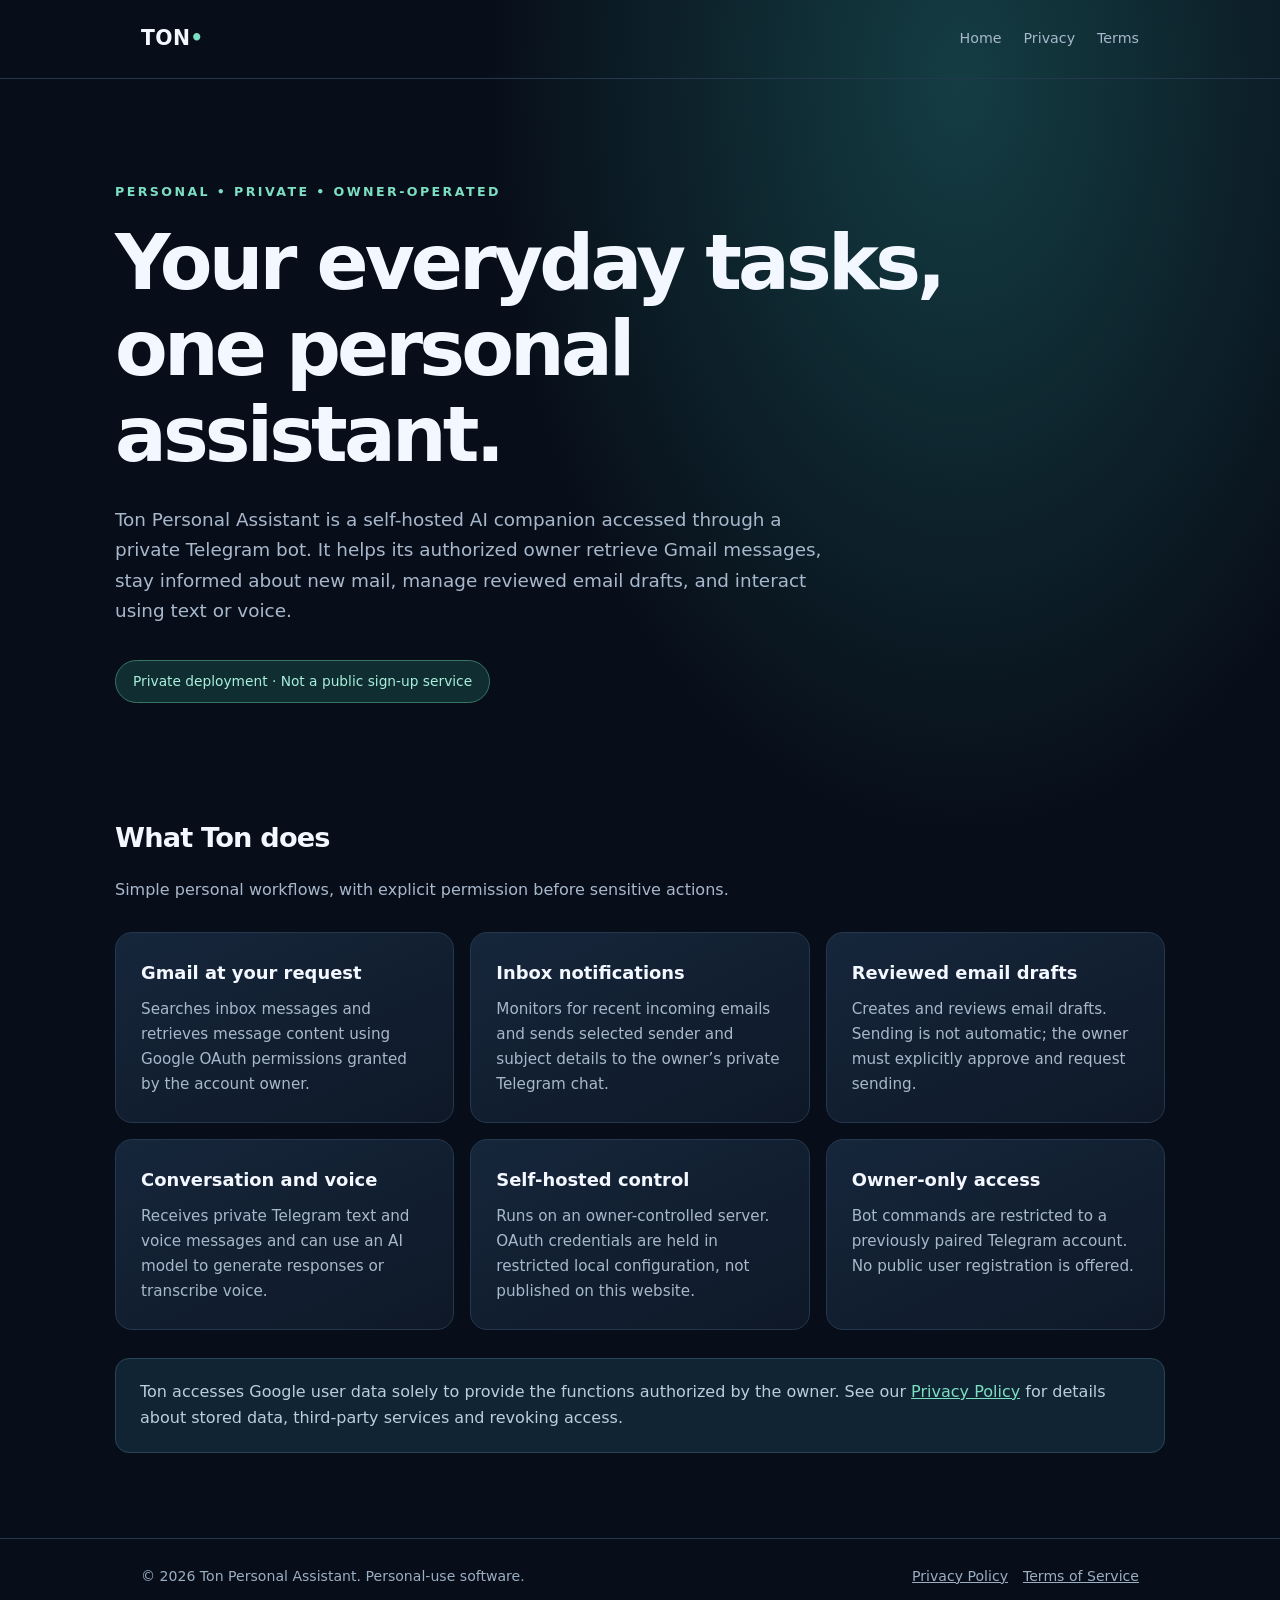
<file: index.html>
<!doctype html>
<html lang="en">
<head><meta charset="utf-8"><meta name="viewport" content="width=device-width, initial-scale=1">
<title>Ton Personal Assistant — Private AI and Gmail Companion</title>
<meta name="description" content="Ton Personal Assistant is a private, owner-operated Telegram assistant for authorized Gmail access, email alerts, voice interactions and safe productivity workflows.">
<link rel="stylesheet" href="assets/site.css"></head>
<body>
<header><div class="wrap"><nav aria-label="Main navigation"><a class="brand" href="./">TON<span>•</span></a><div class="links"><a href="./">Home</a><a href="privacy.html">Privacy</a><a href="terms.html">Terms</a></div></nav></div></header>
<main>
<section class="hero wrap"><div class="eyebrow">Personal • Private • Owner-operated</div>
<h1>Your everyday tasks,<br>one personal assistant.</h1>
<p class="lead">Ton Personal Assistant is a self-hosted AI companion accessed through a private Telegram bot. It helps its authorized owner retrieve Gmail messages, stay informed about new mail, manage reviewed email drafts, and interact using text or voice.</p>
<span class="pill">Private deployment · Not a public sign-up service</span>
</section>
<section class="section wrap"><h2>What Ton does</h2><p>Simple personal workflows, with explicit permission before sensitive actions.</p>
<div class="features">
<div class="feature"><h3>Gmail at your request</h3><p>Searches inbox messages and retrieves message content using Google OAuth permissions granted by the account owner.</p></div>
<div class="feature"><h3>Inbox notifications</h3><p>Monitors for recent incoming emails and sends selected sender and subject details to the owner’s private Telegram chat.</p></div>
<div class="feature"><h3>Reviewed email drafts</h3><p>Creates and reviews email drafts. Sending is not automatic; the owner must explicitly approve and request sending.</p></div>
<div class="feature"><h3>Conversation and voice</h3><p>Receives private Telegram text and voice messages and can use an AI model to generate responses or transcribe voice.</p></div>
<div class="feature"><h3>Self-hosted control</h3><p>Runs on an owner-controlled server. OAuth credentials are held in restricted local configuration, not published on this website.</p></div>
<div class="feature"><h3>Owner-only access</h3><p>Bot commands are restricted to a previously paired Telegram account. No public user registration is offered.</p></div>
</div>
<div class="notice">Ton accesses Google user data solely to provide the functions authorized by the owner. See our <a href="privacy.html">Privacy Policy</a> for details about stored data, third-party services and revoking access.</div>
</section></main>
<footer><div class="wrap"><span>© 2026 Ton Personal Assistant. Personal-use software.</span><span><a href="privacy.html">Privacy Policy</a><a href="terms.html">Terms of Service</a></span></div></footer>
</body></html>
</file>
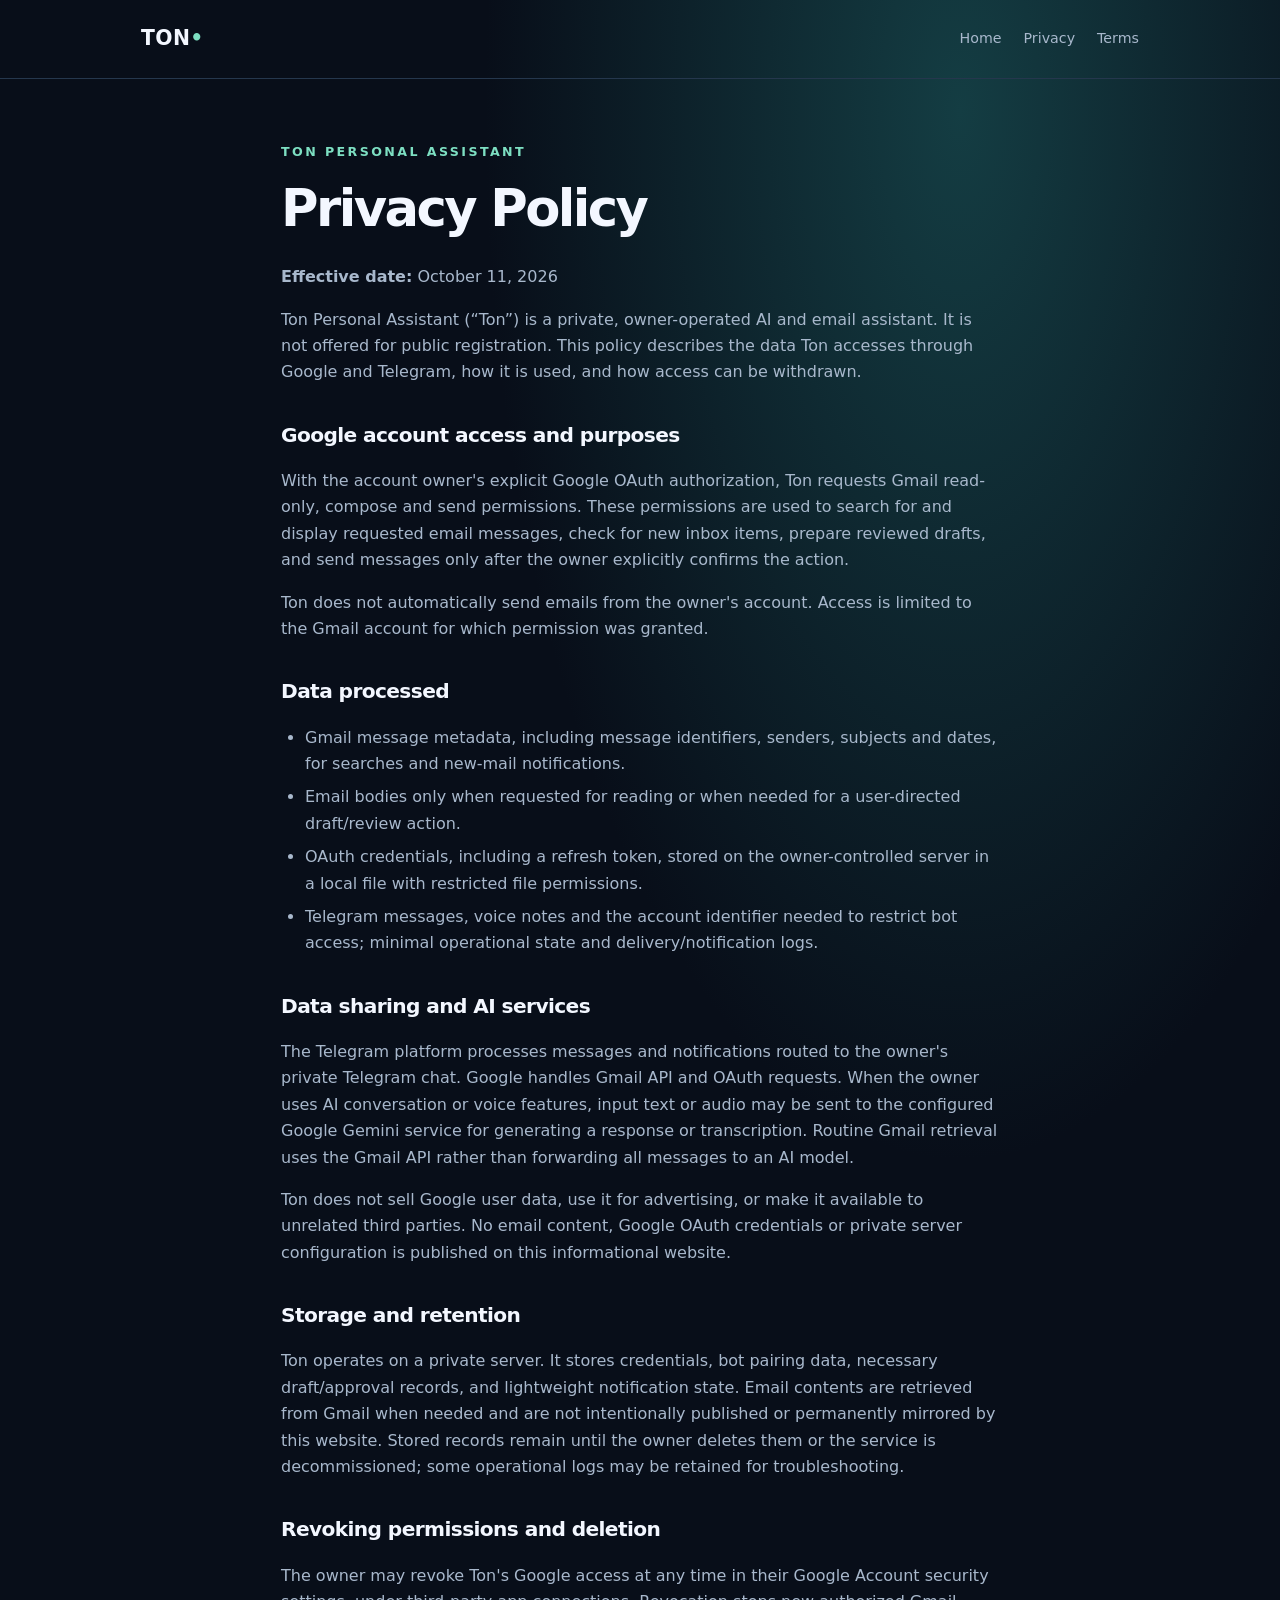
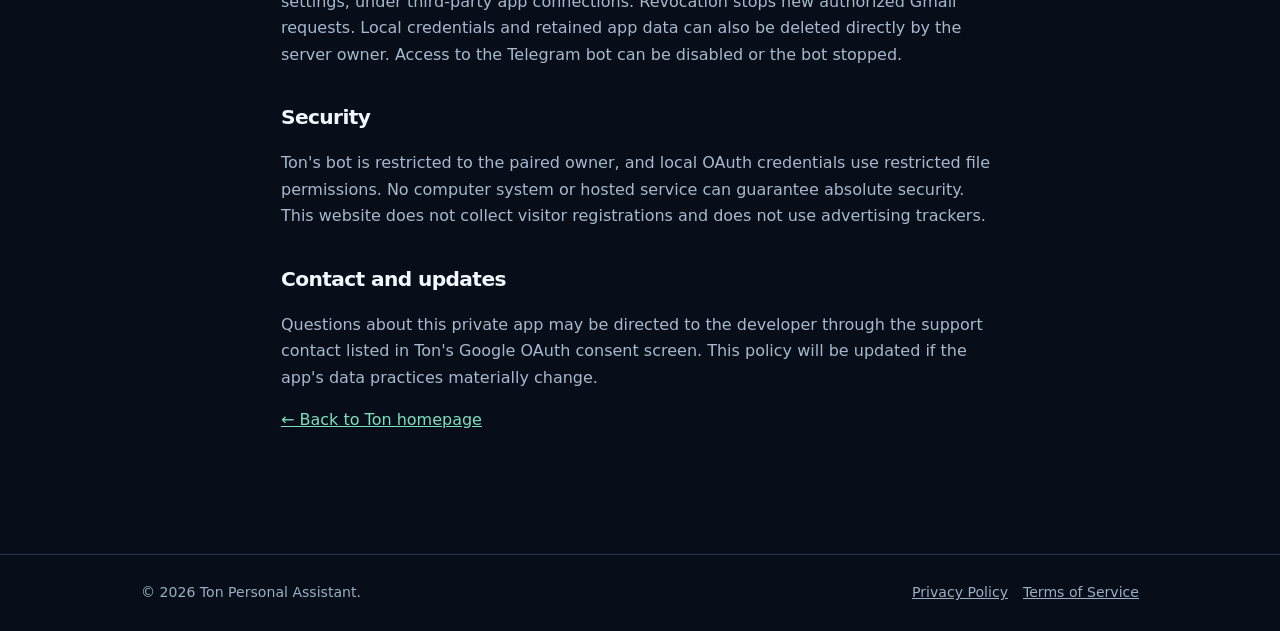
<file: privacy.html>
<!doctype html>
<html lang="en"><head><meta charset="utf-8"><meta name="viewport" content="width=device-width, initial-scale=1">
<title>Privacy Policy — Ton Personal Assistant</title><meta name="description" content="How Ton Personal Assistant accesses and protects owner-authorized Gmail and Telegram data."><link rel="stylesheet" href="assets/site.css"></head>
<body><header><div class="wrap"><nav aria-label="Main navigation"><a class="brand" href="./">TON<span>•</span></a><div class="links"><a href="./">Home</a><a href="privacy.html">Privacy</a><a href="terms.html">Terms</a></div></nav></div></header>
<main class="wrap legal"><div class="eyebrow">Ton Personal Assistant</div><h1>Privacy Policy</h1><p><strong>Effective date:</strong> October 11, 2026</p>
<p>Ton Personal Assistant (“Ton”) is a private, owner-operated AI and email assistant. It is not offered for public registration. This policy describes the data Ton accesses through Google and Telegram, how it is used, and how access can be withdrawn.</p>
<h2>Google account access and purposes</h2>
<p>With the account owner's explicit Google OAuth authorization, Ton requests Gmail read-only, compose and send permissions. These permissions are used to search for and display requested email messages, check for new inbox items, prepare reviewed drafts, and send messages only after the owner explicitly confirms the action.</p>
<p>Ton does not automatically send emails from the owner's account. Access is limited to the Gmail account for which permission was granted.</p>
<h2>Data processed</h2>
<ul><li>Gmail message metadata, including message identifiers, senders, subjects and dates, for searches and new-mail notifications.</li>
<li>Email bodies only when requested for reading or when needed for a user-directed draft/review action.</li>
<li>OAuth credentials, including a refresh token, stored on the owner-controlled server in a local file with restricted file permissions.</li>
<li>Telegram messages, voice notes and the account identifier needed to restrict bot access; minimal operational state and delivery/notification logs.</li></ul>
<h2>Data sharing and AI services</h2>
<p>The Telegram platform processes messages and notifications routed to the owner's private Telegram chat. Google handles Gmail API and OAuth requests. When the owner uses AI conversation or voice features, input text or audio may be sent to the configured Google Gemini service for generating a response or transcription. Routine Gmail retrieval uses the Gmail API rather than forwarding all messages to an AI model.</p>
<p>Ton does not sell Google user data, use it for advertising, or make it available to unrelated third parties. No email content, Google OAuth credentials or private server configuration is published on this informational website.</p>
<h2>Storage and retention</h2>
<p>Ton operates on a private server. It stores credentials, bot pairing data, necessary draft/approval records, and lightweight notification state. Email contents are retrieved from Gmail when needed and are not intentionally published or permanently mirrored by this website. Stored records remain until the owner deletes them or the service is decommissioned; some operational logs may be retained for troubleshooting.</p>
<h2>Revoking permissions and deletion</h2>
<p>The owner may revoke Ton's Google access at any time in their Google Account security settings, under third-party app connections. Revocation stops new authorized Gmail requests. Local credentials and retained app data can also be deleted directly by the server owner. Access to the Telegram bot can be disabled or the bot stopped.</p>
<h2>Security</h2><p>Ton's bot is restricted to the paired owner, and local OAuth credentials use restricted file permissions. No computer system or hosted service can guarantee absolute security. This website does not collect visitor registrations and does not use advertising trackers.</p>
<h2>Contact and updates</h2><p>Questions about this private app may be directed to the developer through the support contact listed in Ton's Google OAuth consent screen. This policy will be updated if the app's data practices materially change.</p>
<p><a href="./">← Back to Ton homepage</a></p></main>
<footer><div class="wrap"><span>© 2026 Ton Personal Assistant.</span><span><a href="privacy.html">Privacy Policy</a><a href="terms.html">Terms of Service</a></span></div></footer></body></html>
</file>
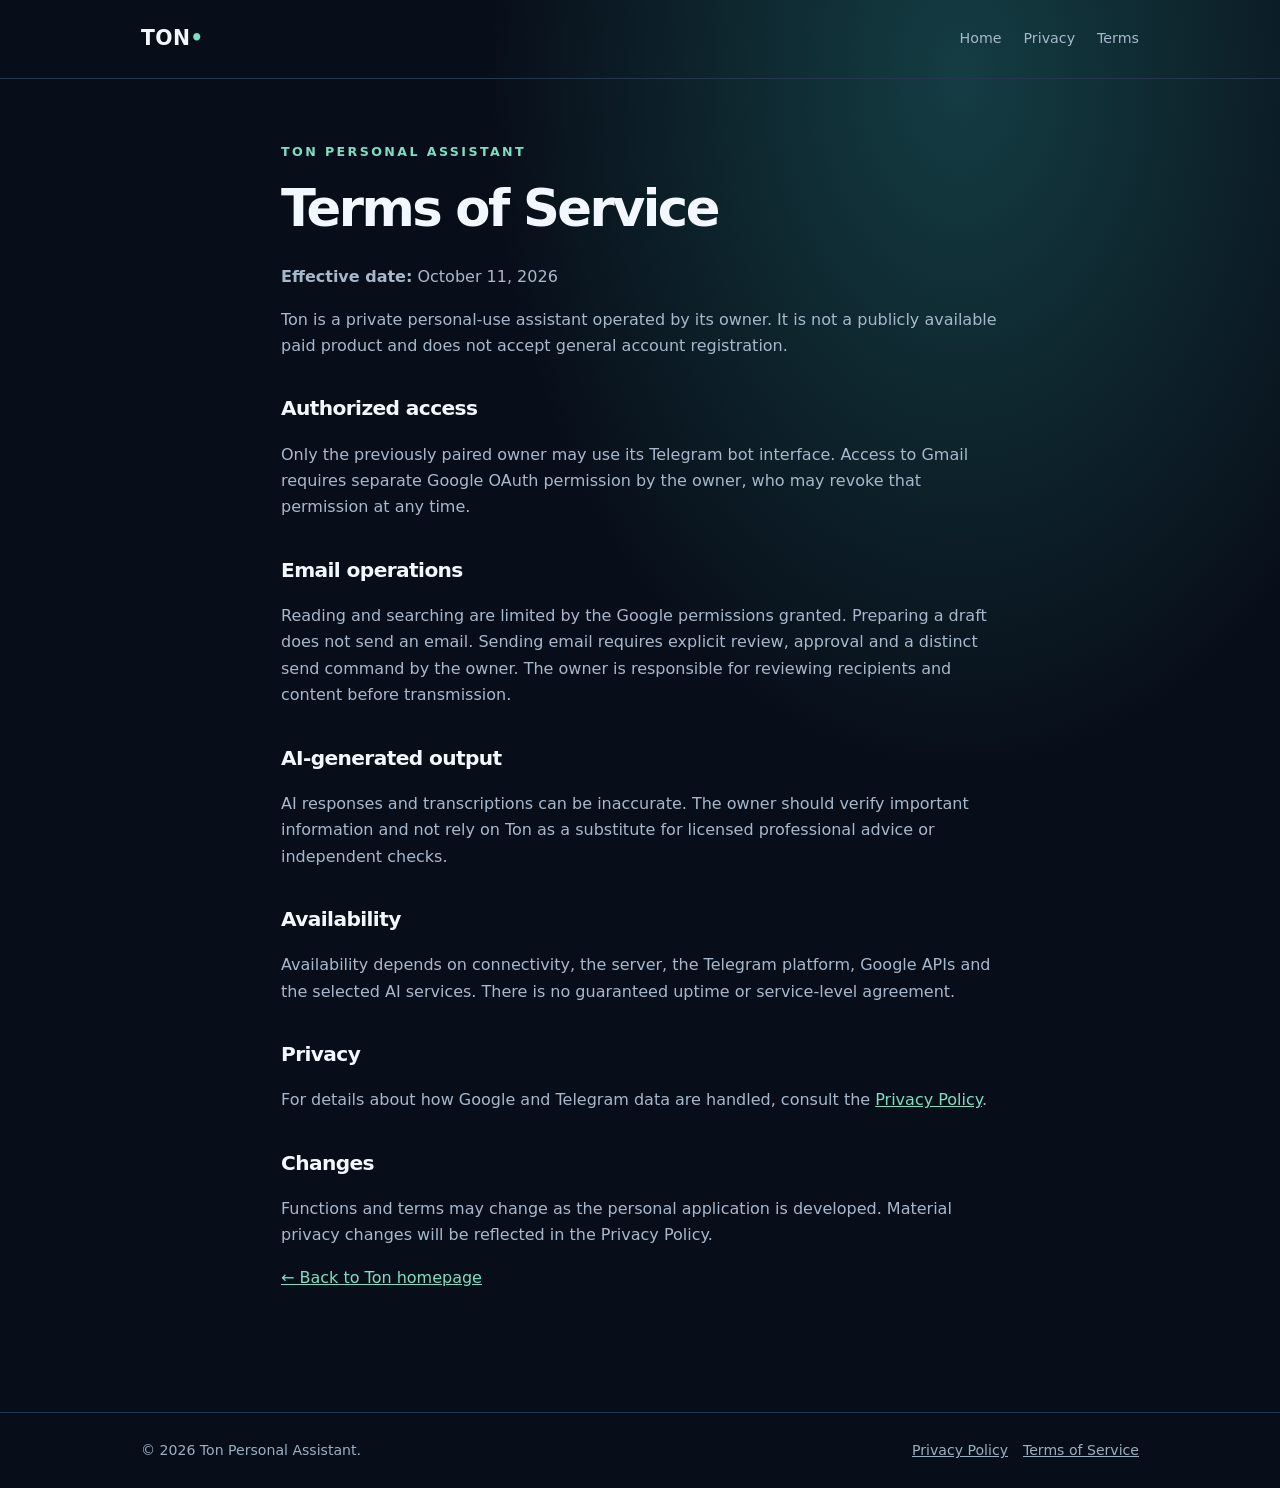
<file: terms.html>
<!doctype html>
<html lang="en"><head><meta charset="utf-8"><meta name="viewport" content="width=device-width, initial-scale=1">
<title>Terms of Service — Ton Personal Assistant</title><meta name="description" content="Usage terms for the private owner-operated Ton Personal Assistant."><link rel="stylesheet" href="assets/site.css"></head>
<body><header><div class="wrap"><nav aria-label="Main navigation"><a class="brand" href="./">TON<span>•</span></a><div class="links"><a href="./">Home</a><a href="privacy.html">Privacy</a><a href="terms.html">Terms</a></div></nav></div></header>
<main class="wrap legal"><div class="eyebrow">Ton Personal Assistant</div><h1>Terms of Service</h1><p><strong>Effective date:</strong> October 11, 2026</p>
<p>Ton is a private personal-use assistant operated by its owner. It is not a publicly available paid product and does not accept general account registration.</p>
<h2>Authorized access</h2><p>Only the previously paired owner may use its Telegram bot interface. Access to Gmail requires separate Google OAuth permission by the owner, who may revoke that permission at any time.</p>
<h2>Email operations</h2><p>Reading and searching are limited by the Google permissions granted. Preparing a draft does not send an email. Sending email requires explicit review, approval and a distinct send command by the owner. The owner is responsible for reviewing recipients and content before transmission.</p>
<h2>AI-generated output</h2><p>AI responses and transcriptions can be inaccurate. The owner should verify important information and not rely on Ton as a substitute for licensed professional advice or independent checks.</p>
<h2>Availability</h2><p>Availability depends on connectivity, the server, the Telegram platform, Google APIs and the selected AI services. There is no guaranteed uptime or service-level agreement.</p>
<h2>Privacy</h2><p>For details about how Google and Telegram data are handled, consult the <a href="privacy.html">Privacy Policy</a>.</p>
<h2>Changes</h2><p>Functions and terms may change as the personal application is developed. Material privacy changes will be reflected in the Privacy Policy.</p>
<p><a href="./">← Back to Ton homepage</a></p></main>
<footer><div class="wrap"><span>© 2026 Ton Personal Assistant.</span><span><a href="privacy.html">Privacy Policy</a><a href="terms.html">Terms of Service</a></span></div></footer></body></html>
</file>
<file: assets/site.css>
:root{color-scheme:dark;--bg:#080e19;--panel:#111d2f;--ink:#f3f7ff;--muted:#a8b8cc;--accent:#7ddfc2;--line:#25374d}*{box-sizing:border-box}html{scroll-behavior:smooth}body{margin:0;background:radial-gradient(ellipse at 75% 5%,#143d43 0,transparent 35%),var(--bg);color:var(--ink);font:16px/1.65 system-ui,-apple-system,BlinkMacSystemFont,"Segoe UI",sans-serif}a{color:var(--accent)}.wrap{max-width:1050px;margin:0 auto;padding:0 26px}header{border-bottom:1px solid var(--line)}nav{height:78px;display:flex;align-items:center;justify-content:space-between;gap:18px}.brand{font-size:1.27rem;letter-spacing:.02em;font-weight:750;color:var(--ink);text-decoration:none}.brand span{color:var(--accent)}nav .links{display:flex;gap:22px}nav .links a{font-size:.89rem;color:var(--muted);text-decoration:none}nav .links a:hover{color:var(--accent)}.hero{padding:103px 0 68px}.eyebrow{letter-spacing:.19em;color:var(--accent);font-size:.79rem;font-weight:750;text-transform:uppercase}h1{font-size:clamp(2.5rem,6vw,5.05rem);line-height:1.12;letter-spacing:-.05em;max-width:890px;margin:17px 0 27px}h2{font-size:1.7rem;letter-spacing:-.03em;margin:0 0 12px}p{color:var(--muted)}.lead{font-size:1.15rem;max-width:730px;margin-bottom:34px}.pill{display:inline-block;border:1px solid #387565;border-radius:30px;padding:9px 17px;color:#a8efdc;font-size:.86rem;background:#102d31}.section{padding:45px 0 65px}.features{display:grid;grid-template-columns:repeat(3,minmax(0,1fr));gap:16px;margin:29px 0 12px}.feature{padding:25px;background:linear-gradient(155deg,#16263b,#0e1827);border:1px solid var(--line);border-radius:17px}.feature h3{font-size:1.12rem;margin:0 0 9px}.feature p{margin:0;font-size:.95rem}.legal{max-width:770px;padding-top:63px;padding-bottom:85px}.legal h1{font-size:clamp(2.25rem,4vw,3.5rem)}.legal h2{font-size:1.26rem;margin-top:33px}.legal p,.legal li{color:var(--muted)}.legal ul{padding-left:24px}.legal li{margin-bottom:7px}.notice{background:#102433;border:1px solid #294457;border-radius:14px;padding:20px 24px;margin-top:28px;color:#b9cfdc}footer{border-top:1px solid var(--line);margin-top:20px;padding:26px 0;color:#9baec2;font-size:.88rem}footer .wrap{display:flex;justify-content:space-between;align-items:center;gap:20px;flex-wrap:wrap}footer a{color:#9baec2;margin-left:15px}@media(max-width:720px){.features{grid-template-columns:1fr}.hero{padding:70px 0 32px}.links{gap:11px!important}nav .links a{font-size:.78rem!important}footer a{margin-left:9px}}
</file>
